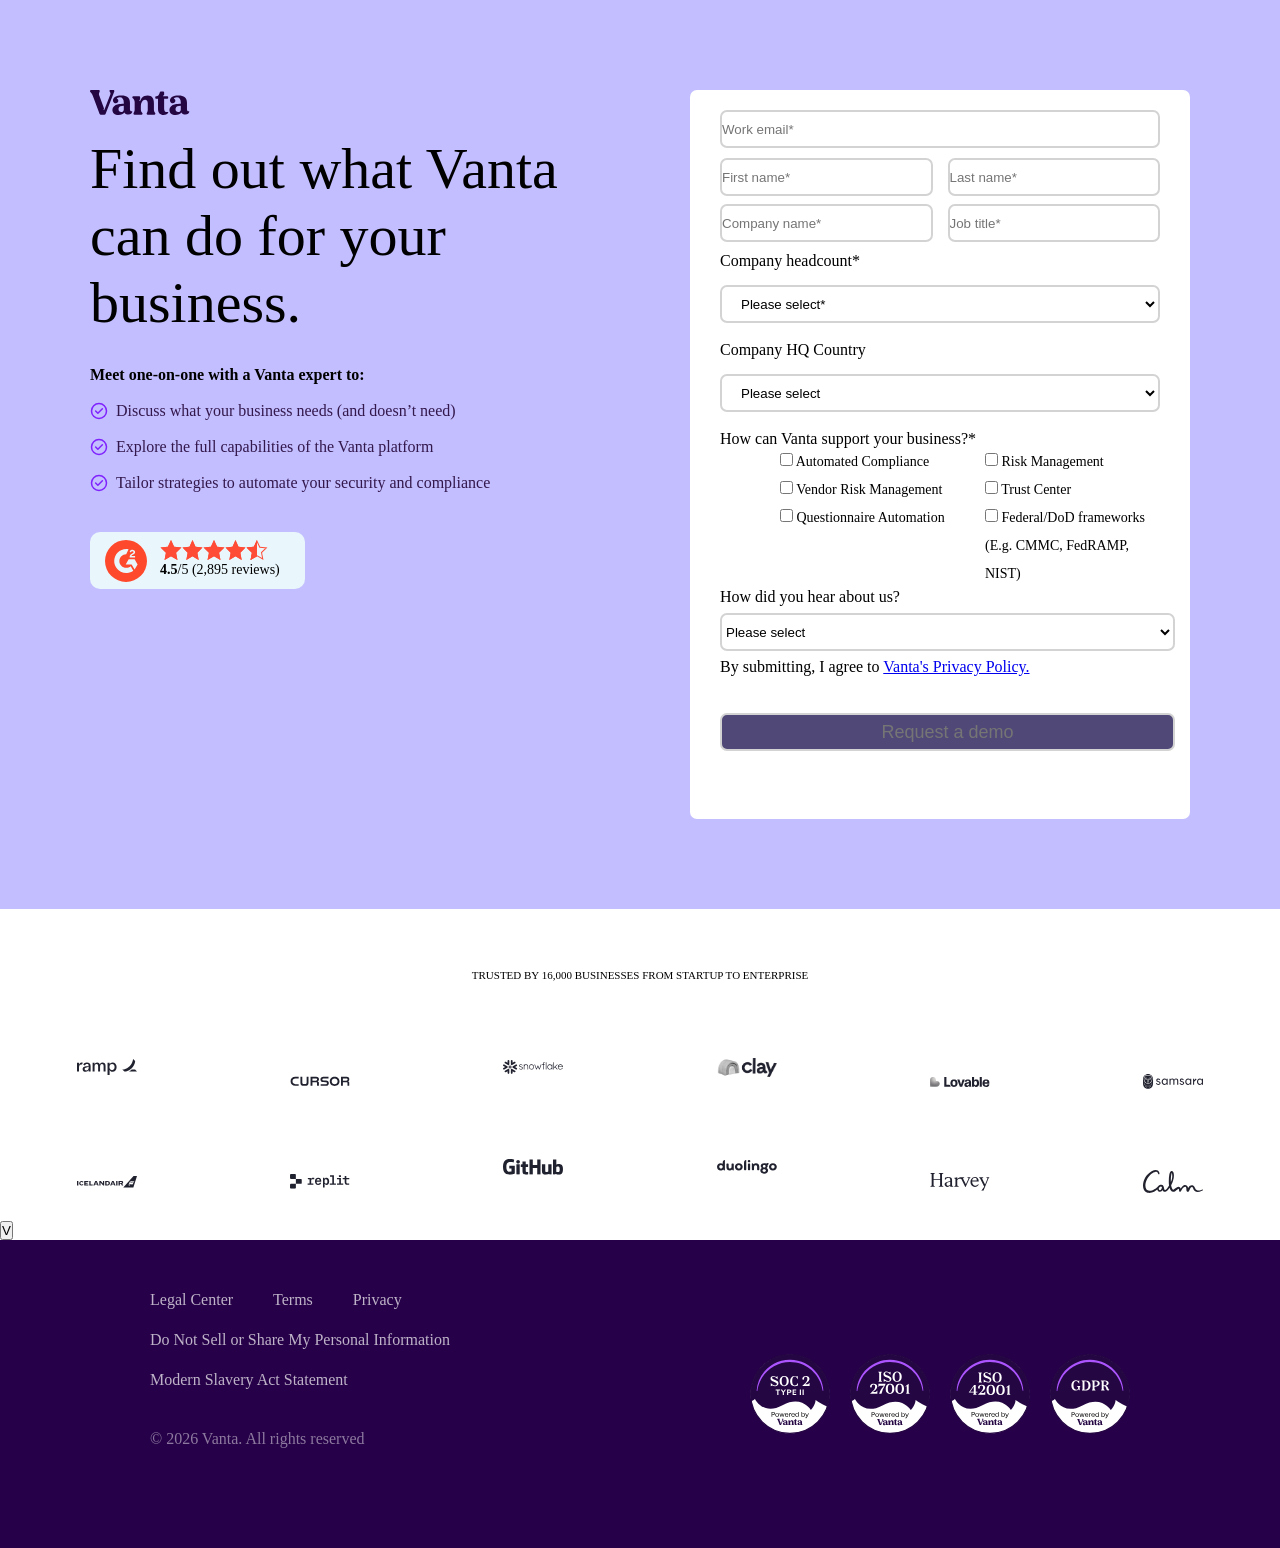
<file: demo.html>
<html lang="en">
<head>
    <meta charset="UTF-8">
    <meta name="viewport" content="width=device-width, initial-scale=1.0">
    <title>vanta.com/book-demo</title>
    <link rel="stylesheet" href="demo.css">
</head>
<body>
    <section>
        <div class="onese">
            <div class="din">
                <div class="mag"><img src="6400ac82429afb0f7b31fa6c_vanta-logo - Copy.svg" alt=""></div>
                <h1>Find out what Vanta can do for your business.</h1>
                <div class="solo">Meet one-on-one with a Vanta expert to:</div>
                <div class="ase"> <img src="6ad231b5dc02229756b6ee50_check-circle.svg" alt=""><div><p>Discuss what your business needs (and doesn’t need)</p></div></div>
                <div class="ase"><img src="6ad231b5dc02229756b6ee50_check-circle.svg" alt=""><div><p>Explore the full capabilities of the Vanta platform</p></div></div>
                <div class="asi"><img src="6ad231b5dc02229756b6ee50_check-circle.svg" alt=""><div><p>Tailor strategies to automate your security and compliance</p></div></div>
<div>


    <div class="shu">
        <div><img src="6aeb9daac71670a85e29f0f6_g2_logo.svg" alt=""></div>
        <div><img src="6aeb9daa691376316ab2c06b_G2_stars_4.5.svg" alt="">
        <div><strong>4.5</strong>/5 (2,895 reviews)</div>
        </div>
    </div>
</div>

            </div>
            <!-- cloxsing 1 div -->


            <div class="lie">
                <div class="iro"><input type="email" required placeholder="Work email*"></div>
                <div class="elo"><li>Please complete this required field.</li></div>

                <div class="ni">
                <div class="oni"><input type="text" required placeholder="First name*"> 
                    <li>Please complete this required field.</li></div>
                    <div class="ile"><input type="text" required placeholder="Last name*">
                <li>Please complete this required field.</li></div>
</div>


                <div class="ni">
                    <div class="oni"><input type="text" required placeholder="Company name*"> 
                    <li>Please complete this required field.</li></div>
                    <div class="ile"><input type="text" required placeholder="Job title*">
                <li>Please complete this required field.</li> </div>
                             </div>

                <div class="ilen"><label for="">
    <span>Company headcount*</span></label>
    </div>


    <div class="ilet">
    <select name="" id="">
        <option value="">Please select*</option>
        <option value="">0-10</option>
        <option value="">11-20</option>
        <option value="">21-50</option>
        <option value="">51-100</option>
        <option value="">101-200</option>
        <option value="">201-400</option>
        <option value="">401-750</option>
        <option value="">751-1000</option>
        <option value="">1001-2000</option>
        <option value="">2001-5000</option>
        <option value="">5001-10000</option>
        <option value="">10,001-25,000</option>
        <option value="">25,001-50,000</option>
        <option value="">50,000+</option>
    </select>
    </div>

 <div class="ilen"><label for="country">Company HQ Country</label></div>

 <div class="ilet">
    <select id="country" name="country" required>
  <option value="">Please select</option>
  <option value="United States">United States</option>
  <option value="Afghanistan">Afghanistan</option>
  <option value="Aland Islands">Aland Islands</option>
  <option value="Albania">Albania</option>
  <option value="Algeria">Algeria</option>
  <option value="American Samoa">American Samoa</option>
  <option value="Andorra">Andorra</option>
  <option value="Angola">Angola</option>
  <option value="Anguilla">Anguilla</option>
  <option value="Antigua and Barbuda">Antigua and Barbuda</option>
  <option value="Argentina">Argentina</option>
  <option value="Armenia">Armenia</option>
  <option value="Australia">Australia</option>
  <option value="Austria">Austria</option>
  <option value="Azerbaijan">Azerbaijan</option>
  <option value="Bahamas">Bahamas</option>
  <option value="Bahrain">Bahrain</option>
  <option value="Bangladesh">Bangladesh</option>
  <option value="Barbados">Barbados</option>
  <option value="Belarus">Belarus</option>
  <option value="Belgium">Belgium</option>
  <option value="Belize">Belize</option>
  <option value="Benin">Benin</option>
  <option value="Bermuda">Bermuda</option>
  <option value="Bhutan">Bhutan</option>
  <option value="Bolivia">Bolivia</option>
  <option value="Bonaire Saint Eustatius and Saba">Bonaire Saint Eustatius and Saba</option>
  <option value="Bosnia and Herzegovina">Bosnia and Herzegovina</option>
  <option value="Botswana">Botswana</option>
  <option value="Brazil">Brazil</option>
  <option value="Brunei">Brunei</option>
  <option value="Bulgaria">Bulgaria</option>
  <option value="Burkina Faso">Burkina Faso</option>
  <option value="Burundi">Burundi</option>
  <option value="Cambodia">Cambodia</option>
  <option value="Cameroon">Cameroon</option>
  <option value="Canada">Canada</option>
  <option value="Cape Verde">Cape Verde</option>
  <option value="Cayman Islands">Cayman Islands</option>
  <option value="Central African Republic">Central African Republic</option>
  <option value="Chad">Chad</option>
  <option value="Chile">Chile</option>
  <option value="China">China</option>
  <option value="Colombia">Colombia</option>
  <option value="Comoros">Comoros</option>
  <option value="Costa Rica">Costa Rica</option>
  <option value="Croatia">Croatia</option>
  <option value="Cuba">Cuba</option>
  <option value="Cyprus">Cyprus</option>
  <option value="Czech Republic">Czech Republic</option>
  <option value="Democratic Republic of the Congo">Democratic Republic of the Congo</option>
  <option value="Denmark">Denmark</option>
  <option value="Djibouti">Djibouti</option>
  <option value="Dominica">Dominica</option>
  <option value="Dominican Republic">Dominican Republic</option>
  <option value="Ecuador">Ecuador</option>
  <option value="Egypt">Egypt</option>
  <option value="El Salvador">El Salvador</option>
  <option value="Equatorial Guinea">Equatorial Guinea</option>
  <option value="Eritrea">Eritrea</option>
  <option value="Estonia">Estonia</option>
  <option value="Ethiopia">Ethiopia</option>
  <option value="Falkland Islands">Falkland Islands</option>
  <option value="Faroe Islands">Faroe Islands</option>
  <option value="Fiji">Fiji</option>
  <option value="Finland">Finland</option>
  <option value="France">France</option>
  <option value="French Guiana">French Guiana</option>
  <option value="French Polynesia">French Polynesia</option>
  <option value="Gabon">Gabon</option>
  <option value="Gambia">Gambia</option>
  <option value="Georgia">Georgia</option>
  <option value="Germany">Germany</option>
  <option value="Ghana">Ghana</option>
  <option value="Greece">Greece</option>
  <option value="Greenland">Greenland</option>
  <option value="Grenada">Grenada</option>
  <option value="Guadeloupe">Guadeloupe</option>
  <option value="Guam">Guam</option>
  <option value="Guatemala">Guatemala</option>
  <option value="Guernsey">Guernsey</option>
  <option value="Guinea">Guinea</option>
  <option value="Guinea-Bissau">Guinea-Bissau</option>
  <option value="Guyana">Guyana</option>
  <option value="Haiti">Haiti</option>
  <option value="Honduras">Honduras</option>
  <option value="Hong Kong">Hong Kong</option>
  <option value="Hungary">Hungary</option>
  <option value="Iceland">Iceland</option>
  <option value="India">India</option>
  <option value="Indonesia">Indonesia</option>
  <option value="Iran">Iran</option>
  <option value="Iraq">Iraq</option>
  <option value="Ireland">Ireland</option>
  <option value="Isle of Man">Isle of Man</option>
  <option value="Israel">Israel</option>
  <option value="Italy">Italy</option>
  <option value="Jamaica">Jamaica</option>
  <option value="Japan">Japan</option>
  <option value="Jersey">Jersey</option>
  <option value="Jordan">Jordan</option>
  <option value="Kazakhstan">Kazakhstan</option>
  <option value="Kenya">Kenya</option>
  <option value="Kiribati">Kiribati</option>
  <option value="Kosovo">Kosovo</option>
  <option value="Kuwait">Kuwait</option>
  <option value="Kyrgyzstan">Kyrgyzstan</option>
  <option value="Laos">Laos</option>
  <option value="Latvia">Latvia</option>
  <option value="Lebanon">Lebanon</option>
  <option value="Lesotho">Lesotho</option>
  <option value="Liberia">Liberia</option>
  <option value="Libya">Libya</option>
  <option value="Liechtenstein">Liechtenstein</option>
  <option value="Lithuania">Lithuania</option>
  <option value="Luxembourg">Luxembourg</option>
  <option value="Macau">Macau</option>
  <option value="Madagascar">Madagascar</option>
  <option value="Malawi">Malawi</option>
  <option value="Malaysia">Malaysia</option>
  <option value="Maldives">Maldives</option>
  <option value="Mali">Mali</option>
  <option value="Malta">Malta</option>
  <option value="Marshall Islands">Marshall Islands</option>
  <option value="Martinique">Martinique</option>
  <option value="Mauritania">Mauritania</option>
  <option value="Mauritius">Mauritius</option>
  <option value="Mayotte">Mayotte</option>
  <option value="Mexico">Mexico</option>
  <option value="Micronesia">Micronesia</option>
  <option value="Moldova">Moldova</option>
  <option value="Monaco">Monaco</option>
  <option value="Mongolia">Mongolia</option>
  <option value="Montenegro">Montenegro</option>
  <option value="Montserrat">Montserrat</option>
  <option value="Morocco">Morocco</option>
  <option value="Mozambique">Mozambique</option>
  <option value="Myanmar">Myanmar</option>
  <option value="Namibia">Namibia</option>
  <option value="Nauru">Nauru</option>
  <option value="Nepal">Nepal</option>
  <option value="Netherlands">Netherlands</option>
  <option value="New Caledonia">New Caledonia</option>
  <option value="New Zealand">New Zealand</option>
  <option value="Nicaragua">Nicaragua</option>
  <option value="Niger">Niger</option>
  <option value="Nigeria">Nigeria</option>
  <option value="Niue">Niue</option>
  <option value="Norfolk Island">Norfolk Island</option>
  <option value="North Korea">North Korea</option>
  <option value="Northern Mariana Islands">Northern Mariana Islands</option>
  <option value="Norway">Norway</option>
  <option value="Oman">Oman</option>
  <option value="Pakistan">Pakistan</option>
  <option value="Palau">Palau</option>
  <option value="Palestine">Palestine</option>
  <option value="Panama">Panama</option>
  <option value="Papua New Guinea">Papua New Guinea</option>
  <option value="Paraguay">Paraguay</option>
  <option value="Peru">Peru</option>
  <option value="Philippines">Philippines</option>
  <option value="Poland">Poland</option>
  <option value="Portugal">Portugal</option>
  <option value="Qatar">Qatar</option>
  <option value="Republic of the Congo">Republic of the Congo</option>
  <option value="Reunion">Reunion</option>
  <option value="Romania">Romania</option>
  <option value="Russia">Russia</option>
  <option value="Rwanda">Rwanda</option>
  <option value="Saint Barthelemy">Saint Barthelemy</option>
  <option value="Saint Helena">Saint Helena</option>
  <option value="Saint Kitts and Nevis">Saint Kitts and Nevis</option>
  <option value="Saint Lucia">Saint Lucia</option>
  <option value="Saint Martin">Saint Martin</option>
  <option value="Saint Pierre and Miquelon">Saint Pierre and Miquelon</option>
  <option value="Saint Vincent and the Grenadines">Saint Vincent and the Grenadines</option>
  <option value="Samoa">Samoa</option>
  <option value="San Marino">San Marino</option>
  <option value="Sao Tome and Principe">Sao Tome and Principe</option>
  <option value="Saudi Arabia">Saudi Arabia</option>
  <option value="Senegal">Senegal</option>
  <option value="Serbia">Serbia</option>
  <option value="Seychelles">Seychelles</option>
  <option value="Sierra Leone">Sierra Leone</option>
  <option value="Singapore">Singapore</option>
  <option value="Slovakia">Slovakia</option>
  <option value="Slovenia">Slovenia</option>
  <option value="Solomon Islands">Solomon Islands</option>
  <option value="Somalia">Somalia</option>
  <option value="South Africa">South Africa</option>
  <option value="South Korea">South Korea</option>
  <option value="South Sudan">South Sudan</option>
  <option value="Spain">Spain</option>
  <option value="Sri Lanka">Sri Lanka</option>
  <option value="Sudan">Sudan</option>
  <option value="Suriname">Suriname</option>
  <option value="Svalbard and Jan Mayen">Svalbard and Jan Mayen</option>
  <option value="Swaziland">Swaziland</option>
  <option value="Sweden">Sweden</option>
  <option value="Switzerland">Switzerland</option>
  <option value="Syria">Syria</option>
  <option value="Taiwan">Taiwan</option>
  <option value="Tajikistan">Tajikistan</option>
  <option value="Tanzania">Tanzania</option>
  <option value="Thailand">Thailand</option>
  <option value="Togo">Togo</option>
  <option value="Tokelau">Tokelau</option>
  <option value="Tonga">Tonga</option>
  <option value="Trinidad and Tobago">Trinidad and Tobago</option>
  <option value="Tunisia">Tunisia</option>
  <option value="Turkey">Turkey</option>
  <option value="Turkmenistan">Turkmenistan</option>
  <option value="Tuvalu">Tuvalu</option>
  <option value="U.S. Virgin Islands">U.S. Virgin Islands</option>
  <option value="Uganda">Uganda</option>
  <option value="Ukraine">Ukraine</option>
  <option value="United Arab Emirates">United Arab Emirates</option>
  <option value="Uruguay">Uruguay</option>
  <option value="Uzbekistan">Uzbekistan</option>
  <option value="Vanuatu">Vanuatu</option>
  <option value="United Kingdom">United Kingdom</option>
  <option value="Venezuela">Venezuela</option>
  <option value="Vietnam">Vietnam</option>
  <option value="Wallis and Futuna">Wallis and Futuna</option>
  <option value="Western Sahara">Western Sahara</option>
  <option value="Yemen">Yemen</option>
  <option value="Zambia">Zambia</option>
  <option value="Zimbabwe">Zimbabwe</option>
  <option value="Aruba">Aruba</option>
  <option value="British Indian Ocean Territory">British Indian Ocean Territory</option>
  <option value="Cote D'ivoire">Cote D'ivoire</option>
  <option value="Curaçao">Curaçao</option>
  <option value="Gibraltar">Gibraltar</option>
  <option value="Puerto Rico">Puerto Rico</option>
  <option value="North Macedonia">North Macedonia</option>
</select>
</div>
           

             <div  class="ilen"><label for="">How can Vanta support your business?*</label>

            <div>
                <ul class="ayee">
                    <li><input type="checkbox"> <span> Automated Compliance</span></li>
                    <li><input type="checkbox"><span> Risk Management</span></li>
                    <li><input type="checkbox"><span> Vendor Risk Management</span></li>
                    <li><input type="checkbox"><span> Trust Center</span></li>
                    <li><input type="checkbox"><span> Questionnaire Automation</span></li>
                    <li><input type="checkbox"><span> Federal/DoD frameworks (E.g. CMMC, FedRAMP, NIST)</span></li>
                    </ul>
            
            </div> 
            
            <div ilen><label for="">How did you hear about us?</label>  </div>

    <div class="ilenn">
     <select id="" name="">
  <option value="">Please select</option>
  <option value="AI/LLM (ChatGPT/Perplexity)">AI/LLM (ChatGPT/Perplexity)</option>
  <option value="Article/Newsletter">Article/Newsletter</option>
  <option value="Billboard">Billboard</option>
  <option value="Event/Conference">Event/Conference</option>
  <option value="From a Friend">From a Friend</option>
  <option value="Podcast">Podcast</option>
  <option value="Search Engine (Google/Bing)">Search Engine (Google/Bing)</option>
  <option value="Social Media (Linkedin, Instagram, etc)">Social Media (Linkedin, Instagram, etc)</option>
  <option value="TV/Streaming">TV/Streaming</option>
  <option value="VC/Accelerator">VC/Accelerator</option>
  <option value="Youtube">Youtube</option>
  <option value="Other">Other</option>
</select>
</div>

<p class="dsp">By submitting, I agree to <a href="https://www.vanta.com/legal/privacy">Vanta's Privacy Policy.</a></p>

             <ul class="tes">
                <li>Please complete all required fields.</li>
             </ul> 
<div class="iletd"><input type="submit a demo" placeholder="Request a demo">
    </div>
 </div>
        </div>
    </section>
    



     <div class="ima">
       <div><p>Trusted by 16,000 businesses from startup to enterprise</p></div> 
       
       <div class="images">
        
        <div class="deskit"><img src="69e7dc9fabb9310fd203d85b_ramp logo neutral 900.svg" alt="">
        <p>Eliminated 10 spreadsheet</p></div>

        <div><img src="69e7dc9f5bcfde3bfa3d77c8_cursor logo neutral 900.svg" alt=""></div>

        <div class="desin"><img src="69e7dc9f0fa1b3f6392776ea_snowflake logo neutral 900.svg" alt="">
        <p>2,000hr.saved annually</p></div>

        <div class="desser"><img src="69e7dcdcb1ae5134edabaac8_clay logo neutral 900.png" alt="">
        <p>20% faster deal cycles</p></div>

        <div><img src="69e7dcd5cc953be5a3dda58c_lovable logo neutral 900.svg" alt=""></div>
        <div><img src="69e7dc9ed110c6011cc14fa5_samsara logo neutral 900.svg" alt=""></div>
        <div><img src="69e7dc9d4948a9afc755be43_icelandair logo neutral 900.svg" alt=""></div>
        <div><img src="69e7dc9da5d33916269d154b_replit logo neutral 900.svg" alt=""></div>
        
        <div class="deede"><img src="69e7dc9fa1c666ecf28346af_github logo neutral 900.svg" alt="">
        <p class="dd">Automated 93% of questionnaire</p></div>

        <div class="delos"><img src="69e7dc9edcc2793abceb1bdc_duolingo logo neutral 900.svg" alt="">
        <p>Saved hundreds of thousands</p></div>

        <div><img src="69e7dc9e024ca22576d8f4ed_harvey logo neutral 900.svg" alt=""></div>
        <div><img src="6ab3d11e8c729b866d7db774_calm-logo-dark.svg" alt=""></div>
        </div>
    </div>
    <form action="">
    <div class="yenes">
     <button type="submit" class="Ven"> V</button>
    </div>
    </form>


    <!-- <div class="end"></div> -->

               <div class="robat">
                 <div class="endest">
                    <div>
                    
                    <div class="asifot"> <a href="https://www.vanta.com/legal">Legal Center</a>
                <a href="https://www.vanta.com/legal/terms">Terms</a>
                <a href="https://www.vanta.com/legal/privacy">Privacy</a> </div>
                <div class="seo"><a href="">Do Not Sell or Share My Personal Information</a></div>
                <div class="selp"><a href="https://www.vanta.com/legal/modern-slavery-act-statement">Modern Slavery Act Statement</a></div>
                <div class="ppi"><p>© 2026 Vanta. All rights reserved</p></div>
                </div>

                    <div class="denerr"><img src="6425f2e4adc9666cd40ba331_Vanta_Compliance_SOC2_TypeII.svg" alt="">
                    <img src="6425b32ee0f5260fc9180ff5_Vanta_Compliance_ISO 27001.svg" alt="">
                    <img src="685d528355aa8e9ae4d33193_Vanta_Compliance_ISO 42001.svg" alt="">
                    <img src="6425b32e242b0982b7a54c53_Vanta_Compliance_GDPR.svg" alt="">
                    </div>
                </div>
                </div>

</body>
</html>
</file>
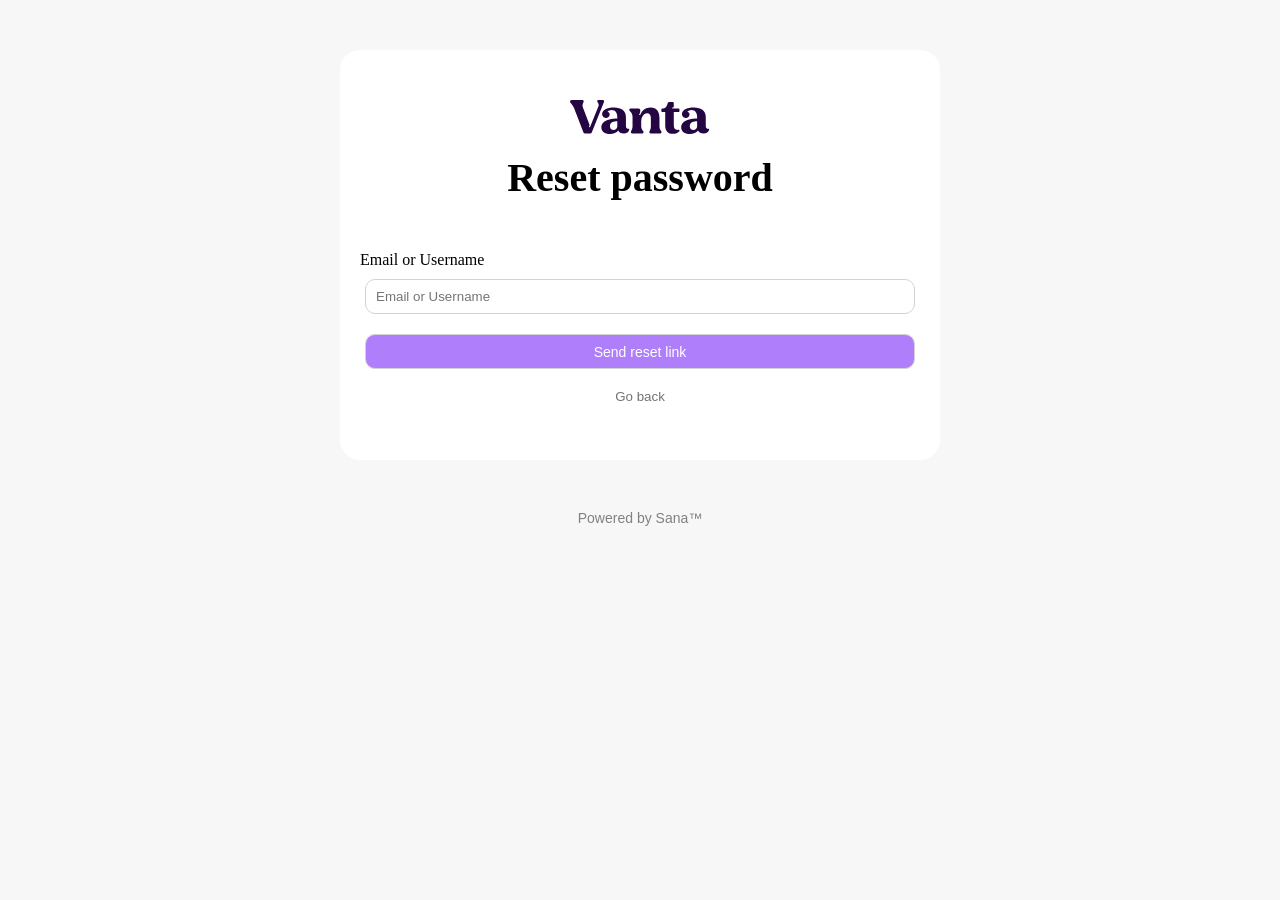
<file: forget pass.html>
<html lang="en">
<head>
    <meta charset="UTF-8">
    <meta name="viewport" content="width=device-width, initial-scale=1.0">
    <title>https://learning.vanta.com/</title>
    <link rel="stylesheet" href="vanta.css">
</head>
<body>
    <div class="olowo">

        <div class="olow">
            
            <div class="oklo"><img src="6400ac82429afb0f7b31fa6c_vanta-logo - Copy.svg" alt="">
        <h1>Reset password</h1></div>
 
       

            <div class="olla">
                <div class="dse"><span>Email or Username</span></div>
                <input type="email" required placeholder="Email or Username">
            </div>

            <div class="csa"><button type="submit"><span>Send reset link</span></button></div>

            <div class="bk"><button>Go back</button></div>
        </div>
       
<p>Powered by Sana™</p>
        </div>

         </div>
    </div>
</body>
</html>
</file>
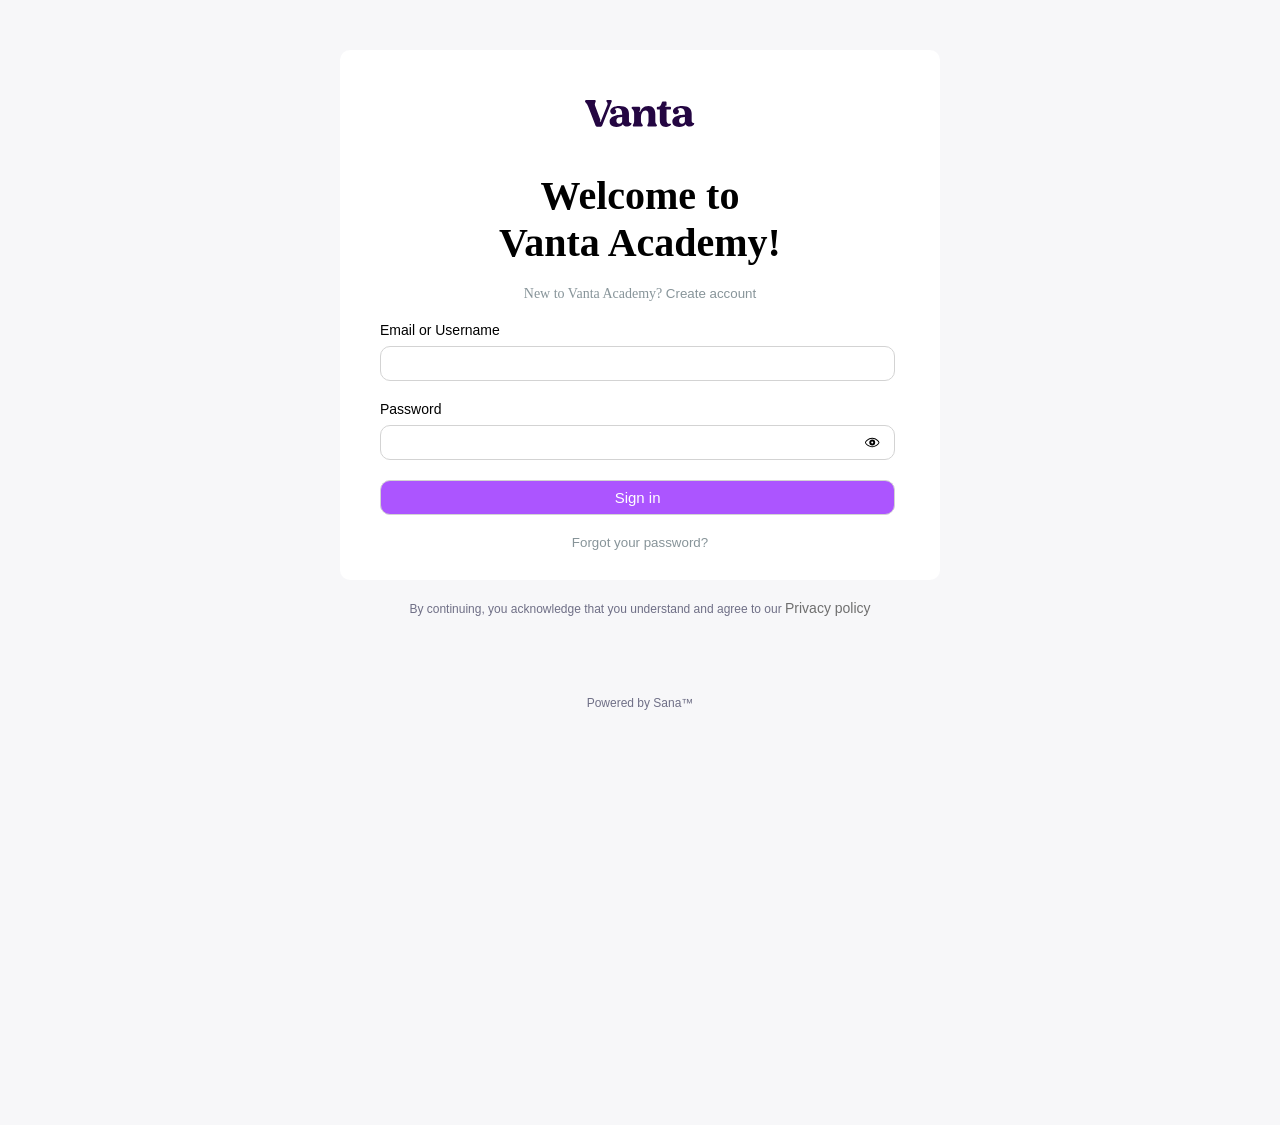
<file: learning vanta.html>
<html lang="en">
<head>
    <meta charset="UTF-8">
    <meta name="viewport" content="width=device-width, initial-scale=1.0">
    <title>https://learning.vanta.com/</title>
    <link rel="stylesheet" href="vanta.css">
</head>
<body>
    <div class="depoo">

        <div class="deop">
            <div>
            <img src="6400ac82429afb0f7b31fa6c_vanta-logo.svg" alt="">
            <h1>Welcome to Vanta Academy!</h1>
            </div>
          
                <div class="ddke"><a href="https://learning.vanta.com/group-invite/NvVPSWtMMW5BBfy7RETeF"> New to Vanta Academy? <button type="button"> Create account</button></a></div>
                
                <div class="inp">
                    <div class="aina"><span>Email or Username</span></div>
                <input type="email" required>
               <div class="spa"><span>There is no account registered with this email</span> </div> </div>

                <div class="inpi">
                    <div class="ainat"><span>Password</span></div>
                    <input type="password" id="password" required>
                    <div class="get"><button> <img  onclick="TogglePassword()" style="cursor: pointer;" src="download.svg" alt=""></button></div>
                                   <div class="spa"><span>Please set a password</span> </div> </div>

                                   <div class="spat"><button type="button"><span>Sign in</span></button></div>
                                   <div class="spal"><a href="forget pass.html"><button type="submit">Forgot your password?</button></a></div>
  </div>
      
                 <div class="solas"><span>By continuing, you acknowledge that you understand and agree to our  <a href="https://sanalabs.com/legal/privacy-notice"> Privacy policy</a></span>

        <p>Powered by Sana™</p></div> 
        </div>


  <div>
        </div>

        

    </div>
</body>
</html>
</file>
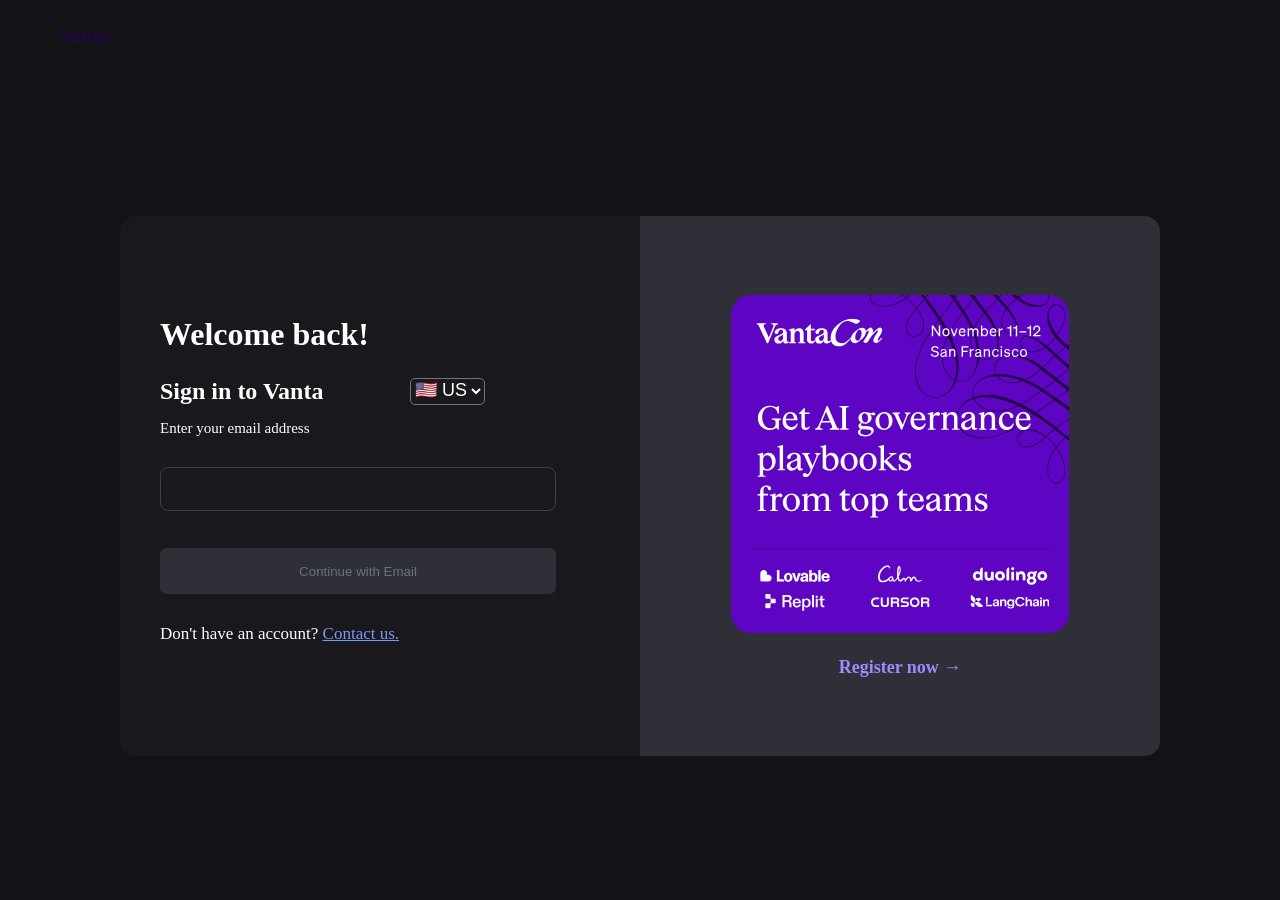
<file: login.html>
<html lang="en">
<head>
    <meta charset="UTF-8">
    <meta name="viewport" content="width=device-width, initial-scale=1.0">
    <title>Login</title>
    <link rel="stylesheet" href="https://cdn.jsdelivr.net/npm/bootstrap-icons@1.13.2/font/bootstrap-icons.min.css">
    <link rel="stylesheet" href="login.css">
</head>
<body>
    <section class="esede">
        <div class="van"><img src="6400ac82429afb0f7b31fa6c_vanta-logo - Copy.svg" alt=""></div>

        <div class="deen">

 <div class="delee">
    <h1>Welcome back!</h1>
    <div class="egbe"><h2>Sign in to Vanta</h2>

<select name="f" id="" class="usss">
    <option value="" >&#127482;&#127480; US <i class="bi bi-chevron-down"></i></option>
    <option value="">&#127466; &#127482; EU</option>
    <option value="">&#127462;&#127484; AUS</option>
    <option value=""> 🏛️ GOV</option>
</select>  
<div>
    <form action="https://app.vanta.com/login"></form>
    <div class="egbs">
      <label for="email">
    <h3>Enter your email address</h3>
    <input type="email" required>
</label>
</div >
    <div class="hid"><p>Please enter a valid work email</p></div>
    <div class="heal"><button type="submit"> <span> <p>Continue with Email</p></span></button></div>
</div>   
</form>

<div class="dont">Don't have an account?  <a href="">Contact us.</a></div>
</div>
 </div>

 <div class="seedd"><img src="vantacon-login-FCJxWdPd.svg" alt="">
 <div class="las"><a href="">Register now →</a></div>

</div>

 </div>
    </section>
</body>
</html>
</file>
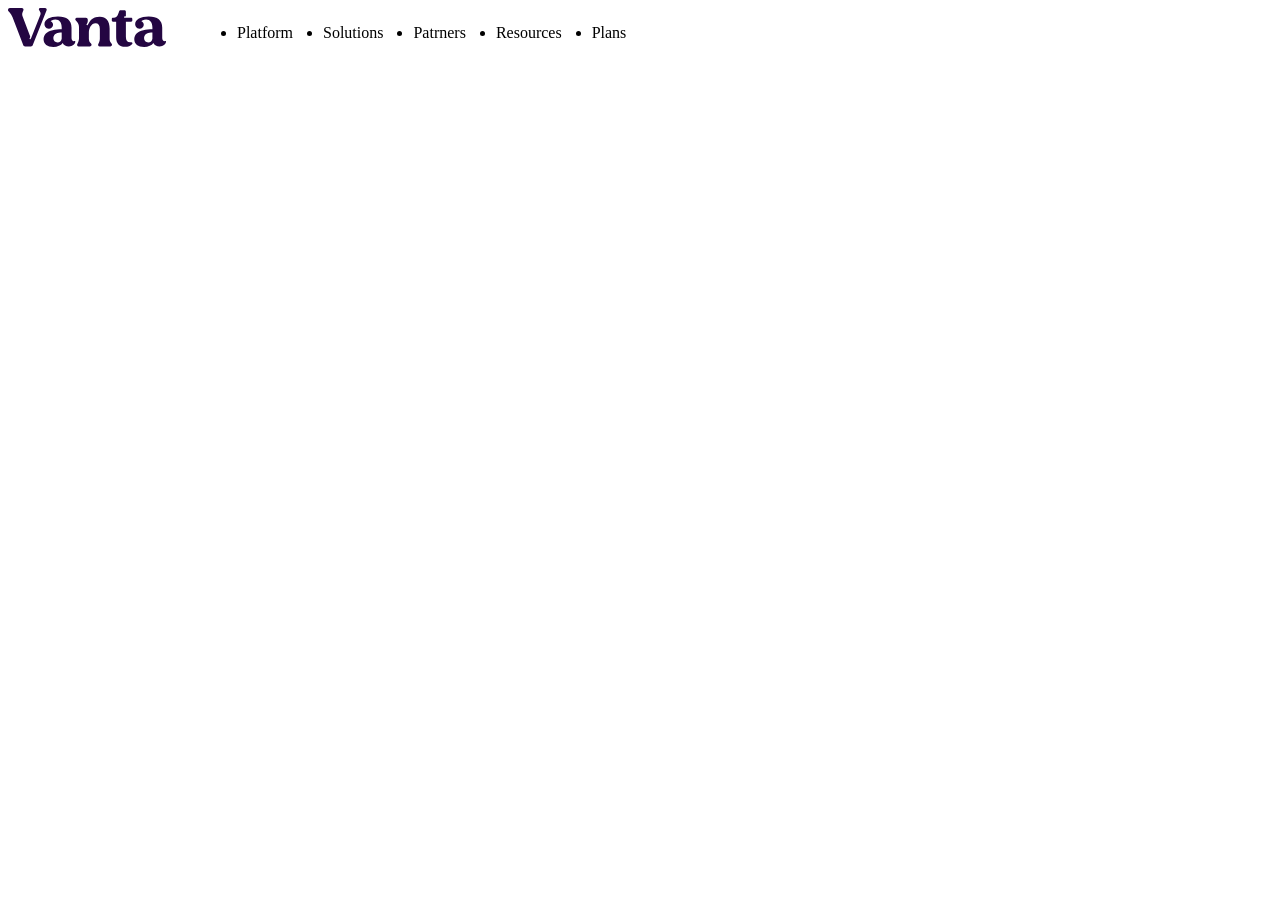
<file: vanta.html>
<!DOCTYPE html>
<html lang="en">

<head>
    <meta charset="UTF-8">
    <meta name="viewport" content="width=device-width, initial-scale=1.0">
    <title>Document</title>
    <style>
        nav,
        .parent {
            display: flex;
            gap: 30px;
        }

        .btns {
            padding: 30px;
            background-color: purple;
        }

        .parent-two {
            background-color: antiquewhite;
            padding: 20px;
        }

        .flex {
            display: none;
            position: absolute;
            top: 100%;
            left: 0;
            min-width: 600px;
            z-index: 1000;
        }

        .li {
            position: relative;
            cursor: pointer;
        }

        .li:hover .flex {
            display: flex;

        }

        .flex-two {
            display: flex;
            gap: 60px;
        }

        .flex-three {
            display: flex;
            align-items: center;
        }
        .plat-btn{
            display: none;
        }
        .focus-btn:focus .plat-btn{
            display: block;
        }
    </style>
</head>

<body>
    <nav>
        <div><img src="6400ac82429afb0f7b31fa6c_vanta-logo.svg" alt=""></div>

        <div>
            <ul class="parent">
                <li class="li">Platform <i class="bi bi-chevron-down"></i>

                    <div class="flex">
                        <div class="btns">
                            <button>Product</button>
                            <button class="focus-btn">Platform

                                <div class="plat-btn">
                                    <div class="flex-three">
                                        <div>
                                            <h1>Compliance</h1>
                                            <p>Lorem ipsum dolor sit, amet consectetur adipisicing!</p>
                                        </div>

                                            <div>
                                        <img src="./6400ac82429afb0f7b31fa6c_vanta-logo.svg" alt="">
                                    </div>
                                    </div>

                                
                                </div>




                            </button>
                        </div>

                        <div class="parent-two">

                            <div class="flex-two">

                                <div>
                                    <div>
                                        <h1>Compliance</h1>
                                        <p>Lorem ipsum dolor sit, amet consectetur adipisicing!</p>
                                    </div>

                                    <div>
                                        <h1>Compliance</h1>
                                        <p>Lorem ipsum dolor sit, amet consectetur adipisicing!</p>
                                    </div>

                                    <div>
                                        <h1>Compliance</h1>
                                        <p>Lorem ipsum dolor sit, amet consectetur adipisicing!</p>
                                    </div>

                                    <div>
                                        <h1>Compliance</h1>
                                        <p>Lorem ipsum dolor sit, amet consectetur adipisicing!</p>
                                    </div>
                                </div>

                                <div>
                                    <div>
                                        <h1>Compliance</h1>
                                        <p>Lorem ipsum dolor sit, amet consectetur adipisicing!</p>
                                    </div>

                                    <div>
                                        <h1>Compliance</h1>
                                        <p>Lorem ipsum dolor sit, amet consectetur adipisicing!</p>
                                    </div>

                                    <div>
                                        <h1>Compliance</h1>
                                        <p>Lorem ipsum dolor sit, amet consectetur adipisicing!</p>
                                    </div>

                                    <div>
                                        <h1>Compliance</h1>
                                        <p>Lorem ipsum dolor sit, amet consectetur adipisicing!</p>
                                    </div>
                                </div>

                            </div>


                        </div>
                    </div>







                </li>

                <li>Solutions <i class="bi bi-chevron-down"></i></li>
                <li>Patrners <i class="bi bi-chevron-down"></i></li>
                <li>Resources <i class="bi bi-chevron-down"></i></li>
                <li>Plans <i class="bi bi-chevron-down"></i></li>
            </ul>
        </div>
    </nav>
</body>

</html>
</file>
<file: demo.css>
*{
    padding: 0;
    margin: 0;
    box-sizing: border-box;
}


.onese{
    display: flex;
    background-color: #c3beff;
    justify-content: center;
    padding: 90px 20px;
    min-height: 100vh;
    gap: 100px;
    
}


.mag img{
    width: 100px;

}

.din h1{
    font-size: 58px;
    font-weight: 400 ;
    max-width: 500px;
    padding-top: 20px;
    
}


.solo{
    font-weight: 600;
    padding-top: 30px;
}

.ase{
    display: flex;
    gap: 8px;
    padding-top: 18px;
    color: #33184c;
}

.asi{
    display: flex;
    gap: 8px;
    padding-top: 18px;
    color: #33184c;
    padding-bottom: 40px;
}
.shu{
    display: flex;
    gap: 13px;
    font-size: 14px;
    padding-left: 15px;
    padding-top: 8px;
    background-color: #e9f6fb;
    width: 215px;
    height: 57px;
    border-radius: 10px;

}


.lie{
    background-color: #ffffff;
    width: 500px;
    border-radius: 7px;
    height: fit-content;
    padding-bottom: 30px;
}

.lie li{
        list-style: none;
        padding-left: 30px;

}

.iro{
    
    padding: 2px 30px;
    padding-top: 20px;
}


.ni{
    display: flex;
    gap:15px;
        font-size: 12px;
/* justify-content: center; */
padding: 0px 30px;
padding-top: 8px;
border-radius: 7px;

}
/* 
.iro input{
    width: 100%;
height: 38px;
}
.oni input{
     width: 105%;
height: 33px;
}

.ile input{
     width: 105%;
height: 33px;
} */

.oni, .ile{
flex: 1;}

.iro input, .oni input, .ile input{
    width: 100%;
    height: 38px;
    border-radius: 7px;
    border: 2px solid lightgray;
}

.ilen{
    padding-left: 30px;
    padding-top: 10px;
    padding-bottom: 8px;
}

.ilet{
     padding: 30px;
        padding-top: 7px;
            padding-bottom: 8px;

           
}

.ilet select{
     width: 100%;
     height: 38px;
             border-radius: 7px ;
border: 2px solid lightgrey;
     background-color: #ffffff;
     padding-left: 15px;

}

.ayee{
    display: grid;
    grid-template-columns: repeat(2, 1fr);
    grid-template-rows: repeat(2, 1fr);
padding: 0px 30px;
line-height: 2;
}

.ayee li{
    font-size: 14px;
}

.ayee input[type= "checkbox"] {
    accent-color: black;
}

.ilenn select{
width: 100%;
     height: 38px;
             border-radius: 7px ;
border: 2px solid lightgrey;
     background-color: #ffffff;
    
     }

     .ilenn{
        padding-top: 7px;
            padding-right: 15px;
     }

     .dsp{
        padding-top:7px;
     }

     .tes{
        padding-top: 17px;
        text-align: start;
     }

     
     .iletd{
        padding-top: 20px;
            padding-right: 15px; 
            padding-bottom: 30px;
     }

     .iletd input{
        width: 100%;
     height: 38px;
             border-radius: 7px ;
border: 2px solid lightgrey;
     background-color: #504877;
     text-align: center;
     color: white;
     font-size: 18px;
     }





     
.ima{
    text-align: center;
    padding-top:60px;
    font-size: 11px;
    font-weight: 400;
    /* font-stretch: 100%; */
    text-transform: uppercase;

}
.images img{
    width: 60px;

   
}

.images{
     display: grid;
    grid-template-columns: repeat(6, 1fr);
    /* grid-template-rows: repeat(6, 1fr); */
    row-gap: 20px;
    padding-top: 60px;
    /* position: static; */
    /* z-index: 9999; */
    height: 240px;
    align-items: center;
    justify-content: center;
}

.deskit p, .desin p, .desser p, .deede p, .delos p{
    font-size: 8px;
   border-radius: 16px;
   background-color: rgba(50, 48, 48, 0.146);
   text-align: center;
    position: relative;
    top: 10px;
    left: 40px;
    padding: 10px 0px;
    font-weight: 500;
    visibility: hidden;
    opacity: 0;
    width: 150px;
}

.deskit:hover p, .desin:hover p, .desser:hover p, .deede:hover p, .delos:hover p{
    visibility: visible;
    opacity: 1.0;
}

.deed p{
    font-size: 8px;
    font-weight: 400;
}


/* .yenes{
    position: fixed;
    bottom: 30px;
    right: 40px;
    z-index: 9999;
}

.Ven{
    width: 60px;
    height: 60px;
    border-radius: 50%;
    font-size: 30px;
    background-color: #5e05c3;
    color: white;
} */




/* .end{
    border-top: 6px solid #51336d;
    width: 95%;
    position: relative;
    top: -50px;
margin: auto;
} */

.robat{
   
}

.endest{
    display: flex;
    justify-content: space-around;
    background-color: #260048;
    
}

.denerr img{
    width: 80px;
}

.denerr{
    display: flex;
    gap: 20px;
 }

 

 .asifot{
    padding-top: 40px;
    display: flex;
    gap: 40px;
        line-height: 2.5;

 }
 .asifot a{
    text-decoration: none;
    color: #beb3c8;
 }

 .seo a, .selp a{
    text-decoration: none;
    color: #beb3c8;
        line-height: 2.5;

 }

 .ppi{
    color: #8d799f;
    padding-top: 30px;
    padding-bottom: 100px;
 }

 /* .elo li, .ni li, .tes li{
    visibility: hidden;
 }

 .iletd:focus{
    visibility: visible;
 } */

.elo li, .ni li, .tes li {
    display: none;
    font-size: 12px;
    color: #d93025;
    padding-top: 4px;
}
.iletd:focus{
    display: block;
}

































 n and (max-width: 992px) {
    .onese {
        flex-direction: column;
        align-items: center;
        height: auto;
        min-height: 100vh;
        padding: 60px 24px;
        gap: 48px;
    }

    .din {
        width: 100%;
        max-width: 560px;
    }

    .din h1 {
        font-size: 42px;
        max-width: 100%;
    }

    /* Make white form card fluid */
    .lie {
        width: 100%;
        max-width: 560px;
        height: auto;
        padding-bottom: 30px;
    }

    /* Adjust 6-column logo grid to 3 columns on tablets */
    .images {
        grid-template-columns: repeat(3, 1fr);
        grid-template-rows: auto;
        height: auto;
        padding: 40px 24px;
    }

    .endest {
        flex-wrap: wrap;
        gap: 32px;
        padding: 40px 24px;
    }
}

/* =========================================
   MOBILE PHONES (576px and below)
   ========================================= */
@media screen and (max-width: 576px) {
    .onese {
        padding: 40px 16px;
        gap: 32px;
    }

    .din h1 {
        font-size: 32px;
    }

    /* Stack First Name / Last Name and Company / Job Title vertically */
    .ni {
        flex-direction: column;
        padding: 0 20px;
        gap: 10px;
    }

    .iro {
        padding: 20px 20px 4px;
    }

    .ilen {
        padding-left: 20px;
    }

    .ilet {
        padding: 7px 20px 8px;
    }

    .oni input,
    .ile input {
        width: 100%;
        height: 38px;
    }

    /* Stack checkboxes into 1 column instead of 2 */
    .ayee {
        grid-template-columns: 1fr;
        padding: 0 20px;
    }

    /* Adjust logo grid to 2 columns on mobile */
    .images {
        grid-template-columns: repeat(2, 1fr);
        padding: 30px 16px;
    }

    /* Stack footer links cleanly */
    .endest,
    .asi,
    .asi-footer {
        flex-direction: column;
        gap: 20px;
    }

    .yenes {
        bottom: 16px;
        right: 16px;
    }
}
</file>
<file: vanta.css>
*{
    padding: 0;
    margin: 0;
    box-sizing: border-box;
}


.depoo{
    background-color: #f7f7f9;
width: 100%;
height: 125vh;

}

.deop{
    background-color: #ffffff;
    width: 600px;
    height: 530px;
    margin: auto;
    padding-top: 50px;
    position: relative;
    top: 50px;
    border-radius: 10px;
    
}

.deop img{
    width: 110px;
/* position: absolute; */
/* left:40%; */
display: block;
margin: 0 auto;

}

.deop h1{
    font-size: 40px;
    max-width: 300px;
    text-align: center;
    padding-top: 45px;
    margin: auto
}



.deop a{
    text-decoration: none;
    color: #879499;

}

.deop button{
border: none;
background: none;
color: #879499;
}

.ddke{
    text-align: center;
    padding-top: 20px;
    font-size: 14px;
}

.inp{
padding-left: 40px;

}

.aina{
    text-align: start;
    font-size: 14px;
    font-weight: 505;
    font-family: Arial, Helvetica, sans-serif;
    color: #000000;
    padding-top: 20px;
    padding-bottom: 8px;
}

.inp input{
 width: 92%;
 height: 35px;
 border-radius: 10px;
 border: 1px solid lightgray;
    
}

.spa{
    font-size: 12px;
    padding-top: 10px;
}


.inpi{
padding-left: 40px;
position: relative;

}

.ainat{
    text-align: start;
    font-size: 14px;
    font-weight: 505;
    font-family: Arial, Helvetica, sans-serif;
    color: #000000;
    padding-top: 20px;
    padding-bottom: 8px;
}


.inpi input{
 width: 92%;
 height: 35px;
 border-radius: 10px;
 border: 1px solid lightgray;
    
}

.get img{
    width: 15px;
    position: absolute;
    top: 55px;
   left: 525px;

}


.spat{
    padding-left: 40px;
    padding-top: 20px;
}

.spat button{
 width: 92%;
 height: 35px;
 border-radius: 10px;
 border: 1px solid lightgray;
 background-color: #ac55ff;
 color: white;
 font-size: 15px;
 font-weight: 520;
 font-family: sans-serif;
 cursor: pointer;
}

.spal{
    text-align: center;
    padding: 20px 0px;
}

.solas{
position: relative;
top: 70px;
text-align: center;
font-size: 12px;
font-family: sans-serif;
font-weight: 400;
color: #6f6f86;
}


.solas a{
    text-decoration: none;
    font-size: 14px;
    font-family: sans-serif;
    color: #6f6f6f;
}

.solas p{
    padding-top: 80px;
}

.spa{
    display: none;
    color: #d39302;
    padding: 6px;
}

.spa:focus{
    display: block;
}
/* forget password */


 .olowo{

    background-color: #f7f7f7;
    width: 100%;
    height: 100vh;
 }

 .olow{
    background-color: #ffffff;
    width: 600px;
    height:410px;
position: relative;
top: 50px;
/* left: 300px; */
color: #000000;
margin: auto;
border-radius: 20px;
padding-top: 50px;
text-align: center;


}


.olowo h1{
    font-size: 40px;
    padding-top: 20px;
    padding-bottom: 50px;
}

.dse span{
    display: block;
    text-align: start;
    padding-left: 20px;
    padding-bottom: 10px;
    font-weight: 510;

}

.olla input{
    width: 550px;
    height: 35px;
    border-radius: 10px;
    border: 0.5px solid lightgray;
    padding-left: 10px;
}
.olla{
    padding-bottom:20px ;
}

 .oklo img{
    width: 140px;
 }
 
 .oklo{
position: static; 
text-align: center;}

.csa button{
width: 550px;
background-color: #af7ffb;
 border-radius: 10px;
    border: 0.5px solid lightgray;
height: 35px;
}



.csa span{
    color: white;
    font-size: 14px;
    font-weight: 505;
    font-family: sans-serif;
}


.bk button{
    border: none;
    background: none;
    padding-top: 20px;
    color: #737373;
    font-weight: 505;
    font-family: sans-serif;
}

.olowo p{
    position: static;
    /* bottom:50px;
right: 570px; */
color: #818181;
font-size: 14px;
font-weight: 400;
font-family: sans-serif;
text-align: center;
padding-top: 100px;
}




























/* =========================================
   TABLETS & SMALL LAPTOPS (768px and below)
   ========================================= */
@media screen and (max-width: 768px) {
    .depoo,
    .olowo {
        height: auto;
        min-height: 100vh;
        padding: 30px 16px;
    }

    /* Shrink white cards fluidly to fit the screen */
    .deop,
    .olow {
        width: 100%;
        max-width: 500px;
        height: auto;
        top: 20px;
        padding: 40px 24px;
    }

    /* Make Reset Password input & button fluid instead of 550px */
    .olla input,
    .csa button {
        width: 100%;
    }

    .dse span {
        padding-left: 0;
    }

    /* Adjust eye icon to stay inside the right side of the password input */
    .get img {
        left: auto;
        right: 12%;
        top: 53px;
    }
}

/* =========================================
   MOBILE PHONES (480px and below)
   ========================================= */
@media screen and (max-width: 480px) {
    .deop,
    .olow {
        padding: 32px 18px;
        border-radius: 14px;
    }

    .deop h1,
    .olowo h1 {
        font-size: 28px;
        padding-top: 25px;
    }

    .olowo h1 {
        padding-bottom: 30px;
    }

    /* Remove uneven left padding on mobile so inputs fill the card evenly */
    .inp,
    .inpi,
    .spat {
        padding-left: 0;
    }

    .inp input,
    .inpi input,
    .spat button {
        width: 100%;
        height: 42px;
    }

    /* Keep eye icon aligned inside the full-width mobile password input */
    .get img {
        left: auto;
        right: 14px;
        top: 56px;
    }

    /* Keep footer links & "Powered by Sana" cleanly spaced */
    .solas {
        top: 40px;
        padding: 0 12px 30px;
    }

    .solas p {
        padding-top: 40px;
    }

    .olowo p {
        padding-top: 50px;
    }
}
</file>
<file: login.css>
*{
    padding: 0;
    margin: 0;
    box-sizing: border-box;

}

body{
    overflow-x: hidden;
}


 .deen{
    /* background-color: black; */
    display: flex;
    justify-content:center;
    /* background-color: #18181d; */
    gap:0px;
    align-items: center;
    /* min-height: 100vh; */
    width: 100%;
    padding-top: 60px;
    flex: 1;
 }

 .esede{
    background-color: #131317;
    min-height: 100vh;
    padding: 30px 60px;
    position: relative;
    display: flex;
    flex-direction: column;
 }

 .van img{
width: 50px;

 }
 
 .delee h1{
    font-size: 32px;
    font-weight: 700;
padding-top: 50px;

color: white;
 }

 .seedd{
 background-color: #2f2f37;
   width: 50%;
   height: 540px;
    margin: 0;
    position: relative;
border-top-right-radius: 16px;
border-bottom-right-radius: 15px;
display: flex;
align-items: center;
justify-content: center;
max-width: 520px;flex-direction: column;
    overflow: hidden;
gap: 24px;
}

 
 .seedd img{
    width: 65%;
    /* position: absolute; */
    /* left:150px; */
    /* top: 20px; */
    height: auto;
    border-radius: 20px;
    /* right: 87px; */
 }

 .las{
position: static; 
/* right:620px;
bottom:350px; */
text-align: start;
/* text-decoration: none;
font-size: 20px;
font-weight: 600;
color: rgb(132, 44, 220); */
}
.las a{

    text-decoration: none;
    font-size: 18px;
    font-weight: 600;
    color: #9d8bff ;
}
.las:hover a{
    color: blue;
    text-decoration: underline;
}
 .delee{
    background-color:#18181d;
   width: 50%;
   height: 540px;
border-top-left-radius: 16px;
border-bottom-left-radius: 15px;
padding:50px 40px;
    overflow: hidden;
position: relative;
max-width: 520px;
/* text-align: center; */
 }

.egbe{
position: relative;

}
.egbe h2{
    color: white;
    padding-top: 25px;
}

.usss{   
    width: 130px;
    
   
}

.egbe select{
    position: absolute;
    top: 25px;
    left: 250px;
    font-size: 18px;
    width: 75px;
    height:27px ;
    background-color: #18181d;
    color: white;
    display: flex;
  border-radius: 5px;
  flex-direction: column;
 
}


.egbs label h3{
color: white;
padding-top: 15px;
font-size: 15px;
font-weight: 400;
padding-bottom:30px;
}

.egbs input{
    width: 90%;
    height: 44px;
    border-radius: 8px;
    background-color: #18181d;
    border: 1px solid #3f3f46;
    color: white;
    font-size: 15px;
    padding: 0px 14px;
}
.hid{
    color: white;
    text-align: center;
    /* position: inherit; */
    /* visibility: hidden; */
    opacity: 0;
    padding: 6px;
    font-size: 12px;
}

.hid:hover{
    color: white;
    opacity: 1.0;
    /* visibility: visible; */
}

.heal button{
    width: 90%;
    height: 46px;
    border-radius: 7px;
    background-color: #2f2f37;
    border: none;
    cursor: pointer;
}

.heal span{
    color: #68717e;
}
.heal{
    padding-top: 10px;
}
.dont{
    padding-top: 30px;
    color: white;
        font-size: 17px;

}
.dont a{
    color: #7898fa;
    font-size: 17px;
}











/* ==


=======================================
   TABLETS & SMALL LAPTOPS (900px and below)
   ========================================= */
@media screen and (max-width: 900px) {
    .esede {
        padding: 30px 24px;
        height: auto;
        min-height: 100vh;
    }

    .deen {
        flex-direction: column;
        padding-top: 40px;
        gap: 24px;
    }

    /* Make both panels full-width and round all 4 corners when stacked */
    .delee,
    .seedd {
        width: 100%;
        max-width: 520px;
        height: auto;
        border-radius: 16px;
        top: 0;
    }

    .seedd {
        padding: 40px 24px;
    }

    /* Reset hardcoded "Register now" offsets so it centers below the card */
    .las {
        position: static;
        text-align: center;
        padding-top: 12px;
    }
}

/* =========================================
   MOBILE PHONES (480px and below)
   ========================================= */
@media screen and (max-width: 480px) {
    .esede {
        padding: 20px 16px;
    }

    .delee {
        padding: 32px 20px;
    }

    .delee h1 {
        font-size: 26px;
        padding-top: 20px;
    }

    .egbe h2 {
        font-size: 20px;
    }

    /* Move region selector cleanly without overlapping the heading */
    .egbe select {
        position: static;
        margin-top: 12px;
        width: 90px;
        height: 32px;
        font-size: 15px;
    }

    .egbs input,
    .heal button {
        width: 100%;
    }

    .seedd img {
        width: 85%;
    }
}
</file>
